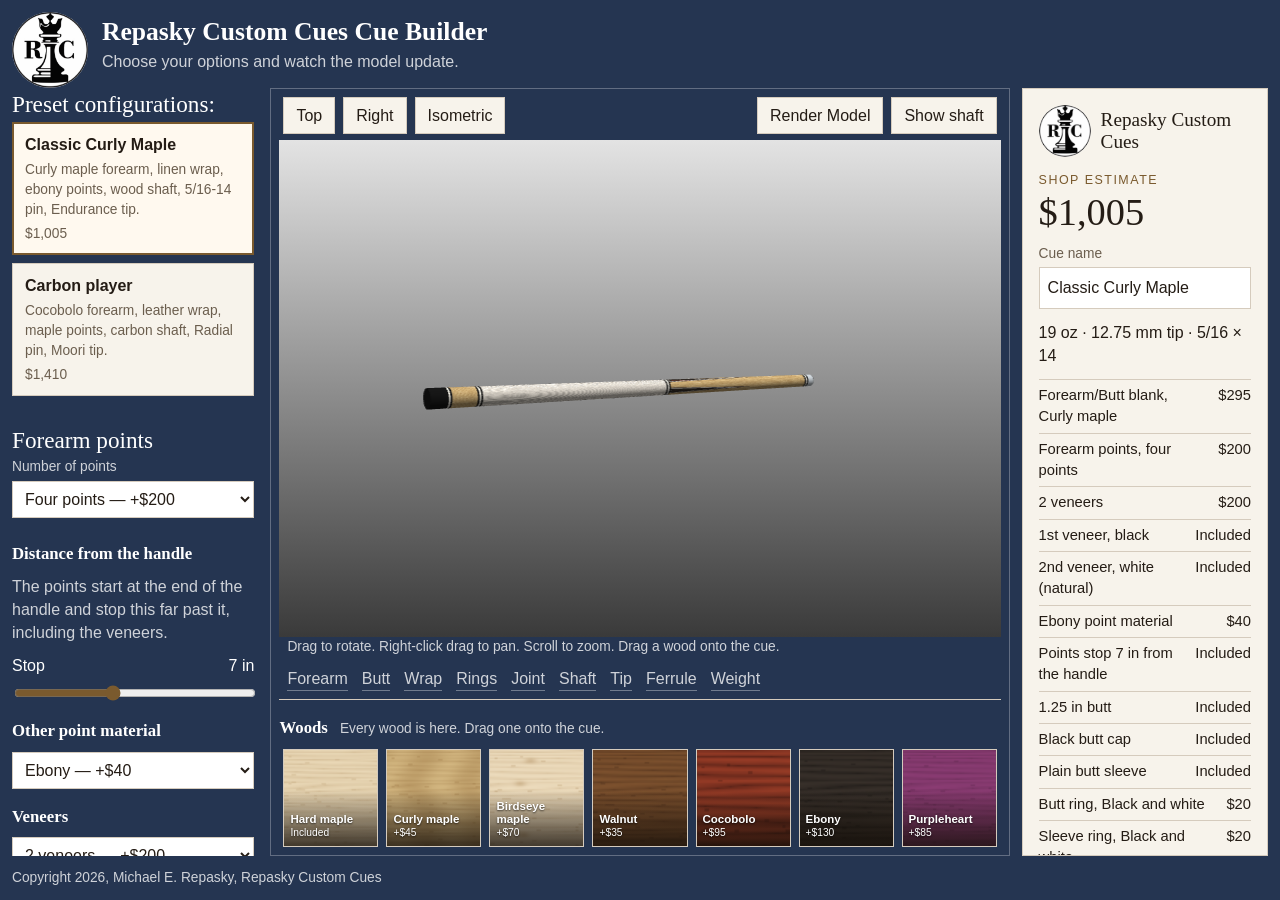
<file: index.html>
<!-- Copyright 2026, Michael E. Repasky, Repasky Custom Cues. -->
<!DOCTYPE html>
<html lang="en">
<head>
  <meta charset="utf-8">
  <meta name="viewport" content="width=device-width, initial-scale=1">
  <title>Repasky Custom Cues Cue Builder</title>
  <link rel="stylesheet" href="styles.css?v=33">
</head>
<body>
  <header class="page-header">
    <img class="logo" src="logo.jpg?v=2" alt="Repasky Custom Cues">
    <div>
      <h1>Repasky Custom Cues Cue Builder</h1>
      <p class="lede">Choose your options and watch the model update.</p>
    </div>
  </header>

  <main class="layout">
      <form id="builder">
        <fieldset id="section-preset">
          <legend>Preset configurations:</legend>
          <div id="opt-preset" class="presets"></div>
        </fieldset>

        <fieldset id="section-points">
          <legend>Forearm points</legend>
          <label class="point-count" for="point-count">Number of points
            <select id="point-count"></select>
          </label>
          <h2 class="subhead">Distance from the handle</h2>
          <p class="help">The points start at the end of the handle and stop this far past it, including the veneers.</p>
          <p id="point-reach-hint" class="note" hidden>Pick a point style to set where the points stop.</p>
          <label class="weight" id="point-reach-label">
            <span>Stop</span>
            <output id="point-reach-out" for="point-reach"></output>
            <input id="point-reach" type="range" min="5" max="10" step="1" value="7">
          </label>
          <h2 class="subhead">Other point material</h2>
          <p id="point-hint" class="note" hidden>Pick a point style on the forearm or the butt. Woods are under the cue.</p>
          <select id="opt-pointWood" data-choice="pointWood"></select>
          <h2 class="subhead">Veneers</h2>
          <p id="veneer-hint" class="note" hidden>Pick a point style on the forearm or the butt to add veneers.</p>
          <select id="opt-veneers" data-choice="veneers"></select>
          <p id="veneer-color-hint" class="note" hidden>Pick one or more veneers to choose a color.</p>
          <div id="veneer-colors" class="veneer-colors">
            <div class="veneer-label" id="veneer-label-1">
              <span>1st veneer</span>
              <button type="button" class="veneer-current" id="veneer-1" data-state="veneer1" aria-haspopup="listbox" aria-expanded="false"></button>
              <div class="veneer-menu" id="veneer-menu-1" role="listbox" hidden></div>
            </div>
            <div class="veneer-label" id="veneer-label-2">
              <span>2nd veneer</span>
              <button type="button" class="veneer-current" id="veneer-2" data-state="veneer2" aria-haspopup="listbox" aria-expanded="false"></button>
              <div class="veneer-menu" id="veneer-menu-2" role="listbox" hidden></div>
            </div>
            <div class="veneer-label" id="veneer-label-3">
              <span>3rd veneer</span>
              <button type="button" class="veneer-current" id="veneer-3" data-state="veneer3" aria-haspopup="listbox" aria-expanded="false"></button>
              <div class="veneer-menu" id="veneer-menu-3" role="listbox" hidden></div>
            </div>
          </div>
          <p id="veneer-order-note" class="note">1st is the outside layer. 2nd and 3rd sit inside it, toward the point.</p>
        </fieldset>

        <fieldset id="section-butt">
          <legend>Butt</legend>
          <p class="help">Plain leaves the sleeve as one wood. Points uses the same number as the forearm and the same veneers. The same blank is used for both Forearm and Sleeve.</p>
          <select id="opt-sleevePoints" data-choice="sleevePoints"></select>
          <h2 class="subhead">Butt Diameter</h2>
          <select id="opt-buttProfile" data-choice="buttProfile"></select>
          <h2 class="subhead">Butt cap</h2>
          <select id="opt-buttCap" data-choice="buttCap"></select>
        </fieldset>

        <fieldset id="section-wrap">
          <legend>Wrap</legend>
          <select id="opt-wrap" data-choice="wrap"></select>
        </fieldset>

        <fieldset id="section-rings">
          <legend>Rings</legend>
          <p class="note">Design your own custom rings with our</p>
          <a class="tool-link" href="ring-designer/index.html">Ring designer</a>
          <p class="note">or choose standard elegant simple rings.</p>
          <h2 class="subhead">Butt ring</h2>
          <p class="help">Where the butt cap meets the butt sleeve.</p>
          <select id="opt-buttRing" data-choice="buttRing"></select>
          <h2 class="subhead">Sleeve ring</h2>
          <p class="help">Between the handle and the butt sleeve.</p>
          <select id="opt-sleeveRing" data-choice="sleeveRing"></select>
          <h2 class="subhead">A-Joint ring</h2>
          <p class="help">Between the forearm and the handle.</p>
          <select id="opt-aJointRing" data-choice="aJointRing"></select>
          <h2 class="subhead">Joint ring</h2>
          <p class="help">Between the forearm and the shaft.</p>
          <select id="opt-rings" data-choice="rings"></select>
          <div id="shaft-ring-option">
            <h2 class="subhead">Shaft ring</h2>
            <p class="help">Just past the joint, on the shaft.</p>
            <select id="opt-shaftRing" data-choice="shaftRing"></select>
          </div>
        </fieldset>

        <fieldset id="section-joint">
          <legend>Joint</legend>
          <p class="help">How the butt screws onto the shaft.</p>
          <select id="opt-joint" data-choice="joint"></select>
          <p id="joint-note" class="note"></p>
          <h2 class="subhead">Joint end</h2>
          <p class="help">The end of the butt at the joint. Plain is the same wood as the forearm.</p>
          <select id="opt-jointEnd" data-choice="jointEnd"></select>
        </fieldset>

        <fieldset id="section-shaft">
          <legend>Shaft</legend>
          <p class="help">No shaft is the butt only. A wood shaft or a carbon fiber shaft adds the playing half.</p>
          <select id="opt-shaft" data-choice="shaft"></select>
          <div id="shaft-details">
            <h2 class="subhead">Shaft length</h2>
            <p class="help">The butt is always 29 in. The shaft can be 29 or 30 in.</p>
            <select id="opt-shaftLength" data-choice="shaftLength"></select>
            <h2 class="subhead">Taper</h2>
            <select id="opt-taper" data-choice="taper"></select>
            <p id="taper-note" class="note"></p>
          </div>
        </fieldset>

        <fieldset id="section-tip">
          <legend>Tip</legend>
          <label class="point-count" for="tip-brand">Tip brand
            <select id="tip-brand"></select>
          </label>
          <p class="help">The tip is what hits the ball. Tip width changes the model.</p>
          <select id="opt-tip" data-choice="tip"></select>
          <h2 class="subhead">Tip width</h2>
          <select id="opt-tipSize" data-choice="tipSize"></select>
        </fieldset>

        <fieldset id="section-ferrule">
          <legend>Ferrule</legend>
          <p class="help">The ferrule protects the end of the shaft.</p>
          <select id="opt-ferrule" data-choice="ferrule"></select>
        </fieldset>

        <fieldset id="section-weight">
          <legend>Weight</legend>
          <p id="weight-help" class="help"></p>
          <label class="weight">
            <span>Weight</span>
            <output id="weight-out" for="weight"></output>
            <input id="weight" type="range" min="17" max="22" step="0.5" value="19">
          </label>
        </fieldset>
      </form>

      <section class="stage" aria-label="Cue preview">
        <div class="stage-model">
          <div class="stage-tools">
            <div class="view-tools" role="group" aria-label="Cue view">
              <button type="button" data-view="top" aria-pressed="false">Top</button>
              <button type="button" data-view="right" aria-pressed="false">Right</button>
              <button type="button" data-view="iso" aria-pressed="false">Isometric</button>
            </div>
            <div class="view-tools zoom-tools" role="group" aria-label="Cue zoom">
              <button type="button" id="cue-zoom-in" aria-label="Zoom in">+</button>
              <button type="button" id="cue-zoom-out" aria-label="Zoom out">−</button>
            </div>
            <div class="view-tools">
              <button type="button" id="render-model">Render Model</button>
              <span id="shaft-toggle-tip">
                <button type="button" id="shaft-toggle" aria-pressed="false">Show shaft</button>
              </span>
            </div>
          </div>
          <canvas id="cue" aria-label="Three-dimensional cue. Drag to rotate. Right-click drag to pan."></canvas>
          <p id="stage-caption" class="stage-caption">Drag to rotate. Right-click drag to pan. Scroll to zoom. Drag a wood onto the cue.</p>
          <div class="legend">
            <button type="button" data-goto="section-points">Forearm</button>
            <button type="button" data-goto="section-butt">Butt</button>
            <button type="button" data-goto="section-wrap">Wrap</button>
            <button type="button" data-goto="section-rings">Rings</button>
            <button type="button" data-goto="section-joint">Joint</button>
            <button type="button" data-goto="section-shaft">Shaft</button>
            <button type="button" data-goto="section-tip">Tip</button>
            <button type="button" data-goto="section-ferrule">Ferrule</button>
            <button type="button" data-goto="section-weight">Weight</button>
          </div>
        </div>
        <div class="stage-woods">
          <div class="wood-label">
            <h2 class="subhead wood-head">Woods</h2>
            <p class="stage-caption">Every wood is here. Drag one onto the cue.</p>
          </div>
          <div id="opt-woods" class="swatches wood-tray"></div>
        </div>
      </section>

      <aside class="spec" id="spec">
        <div class="estimate-brand">
          <img src="logo.jpg?v=2" alt="">
          <p>Repasky Custom Cues</p>
        </div>
        <p class="spec-kicker">Shop estimate</p>
        <p id="estimate" class="estimate">$0</p>
        <div id="contact-sheet" class="contact-sheet" hidden>
          <p class="contact-kicker">Contact</p>
          <p><span>Name</span> <strong id="contact-sheet-name"></strong></p>
          <p><span>Phone</span> <strong id="contact-sheet-phone"></strong></p>
          <p><span>Email</span> <strong id="contact-sheet-email"></strong></p>
        </div>
        <label class="name-label" for="cue-name">Cue name
          <input id="cue-name" maxlength="40" autocomplete="off">
        </label>
        <p id="playing" class="playing"></p>
        <ul id="lines" class="lines"></ul>
        <section id="ring-design-sheet" class="ring-design-sheet" hidden>
          <h2>Ring design</h2>
          <div id="ring-design-print"></div>
        </section>
        <p class="disclaimer">One-off shop estimate. This page does not take payment.</p>
        <div class="actions">
          <button type="button" id="submit-design">Submit Design</button>
          <button type="button" id="ring-design">Ring Design</button>
          <button type="button" id="copy-spec">Copy build sheet</button>
          <button type="button" id="print-spec" class="secondary">Print</button>
          <button type="button" id="reset-spec" class="secondary">Reset</button>
        </div>
        <p id="submit-note" class="disclaimer" hidden></p>
      </aside>
  </main>

  <p class="shop-note">Copyright 2026, Michael E. Repasky, Repasky Custom Cues</p>
  <div class="price-bar" id="price-bar">
    <span id="bar-name">Cue</span>
    <strong id="bar-price">$0</strong>
  </div>
  <p id="summary-live" class="sr-only" aria-live="polite"></p>
  <dialog id="render-dialog">
    <div class="render-bar">
      <p class="render-title">Butt section</p>
      <p class="render-note">Scroll to zoom. Drag to move.</p>
      <div class="render-zoom">
        <button type="button" id="render-out" aria-label="Zoom out">−</button>
        <button type="button" id="render-fit">Fit</button>
        <button type="button" id="render-in" aria-label="Zoom in">+</button>
      </div>
      <button type="button" id="render-close">Close</button>
    </div>
    <canvas id="render-view" aria-label="Photorealistic side view of the butt. Scroll to zoom. Drag to move."></canvas>
  </dialog>
  <dialog id="epoxy-dialog">
    <p class="epoxy-title">Epoxy color</p>
    <label class="epoxy-label">Color
      <input id="epoxy-color" type="color" value="#3e8f86">
    </label>
    <button type="button" id="epoxy-done">Done</button>
  </dialog>

  <dialog id="contact-dialog">
    <form id="contact-form">
      <p class="epoxy-title">Contact</p>
      <p class="contact-lead">Add the person to reach about this cue. These details go on the shop estimate.</p>
      <label class="name-label" for="contact-name">Name
        <input id="contact-name" name="name" autocomplete="name" required>
      </label>
      <label class="name-label" for="contact-phone">Phone number
        <input id="contact-phone" name="phone" type="tel" autocomplete="tel" required>
      </label>
      <label class="name-label" for="contact-email">Email address
        <input id="contact-email" name="email" type="email" autocomplete="email" required>
      </label>
      <div class="contact-actions">
        <button type="submit">Send design</button>
        <button type="button" id="contact-cancel" class="secondary">Cancel</button>
      </div>
    </form>
  </dialog>

  <dialog id="ring-design-dialog">
    <div class="render-bar">
      <p class="render-title">Ring design</p>
      <button type="button" id="ring-design-close">Close</button>
    </div>
    <div class="ring-design-body">
      <p id="ring-design-empty">No ring design has been added.</p>
      <div id="ring-design-detail" hidden></div>
    </div>
  </dialog>

  <script src="catalog.js?v=17"></script>
  <script src="cue3d.js?v=16"></script>
  <script src="logo-mark.js?v=2"></script>
  <script src="html2pdf.bundle.min.js?v=2"></script>
  <script src="app.js?v=81"></script>
</body>
</html>
</file>
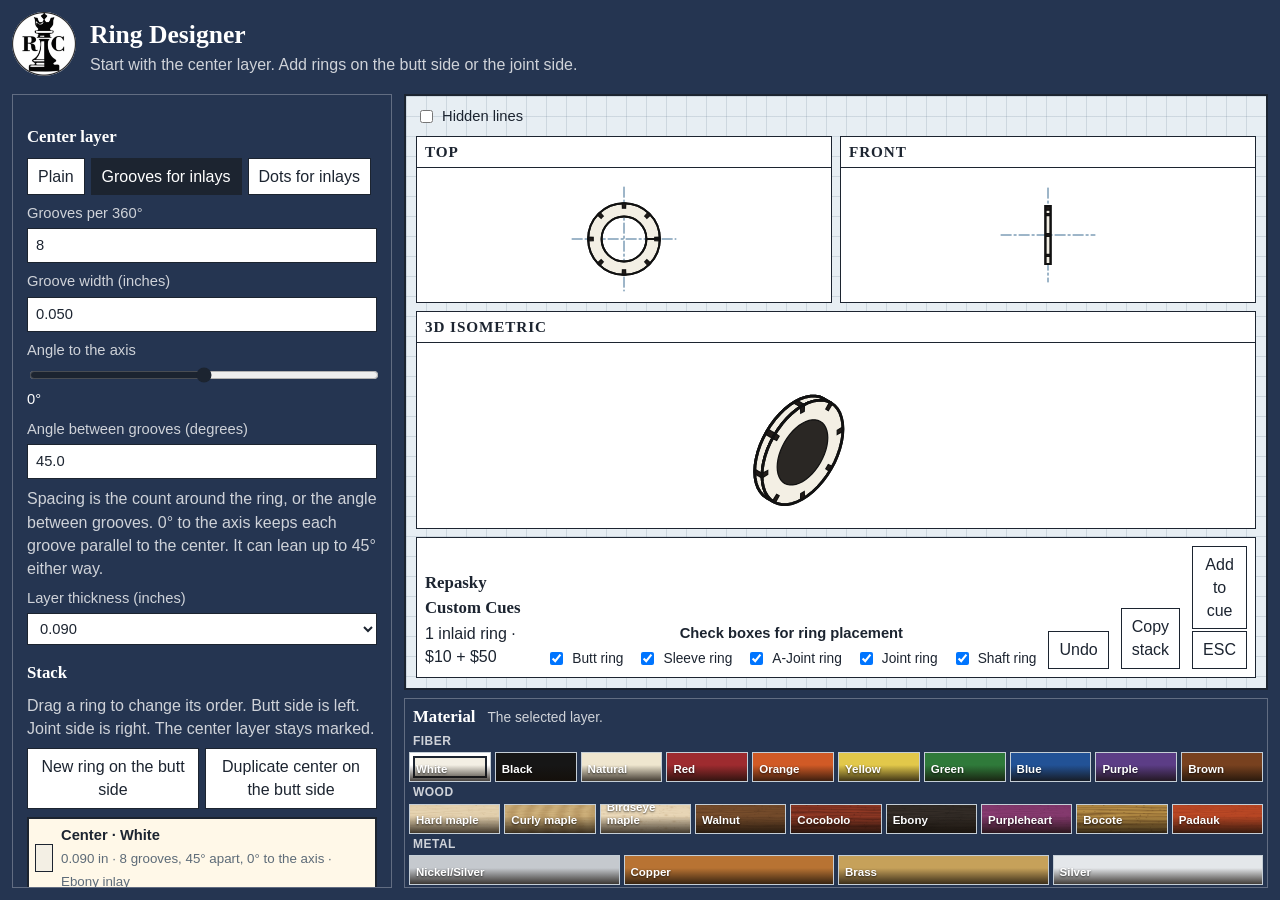
<file: ring-designer/index.html>
<!-- Copyright 2026, Michael E. Repasky, Repasky Custom Cues. -->
<!DOCTYPE html>
<html lang="en">
<head>
  <meta charset="utf-8">
  <meta name="viewport" content="width=device-width, initial-scale=1">
  <title>Ring Designer · Repasky Custom Cues</title>
  <link rel="stylesheet" href="styles.css?v=25">
</head>
<body>
  <header class="page-header">
    <a href="../index.html"><img class="logo" src="../logo.jpg?v=2" alt="Repasky Custom Cues"></a>
    <div>
      <h1>Ring Designer</h1>
      <p class="lede">Start with the center layer. Add rings on the butt side or the joint side.</p>
    </div>
  </header>

  <main class="designer">
    <section class="controls">
      <h2 id="layer-heading">Center layer</h2>
      <div class="modes" role="group" aria-label="Layer face">
        <button type="button" id="mode-plain">Plain</button>
        <button type="button" id="mode-grooved">Grooves for inlays</button>
        <button type="button" id="mode-dots">Dots for inlays</button>
      </div>
      <div id="groove-controls">
        <label><span id="count-label">Grooves per 360°</span>
          <input id="groove-count" type="number" min="1" max="36" step="1">
        </label>
        <div id="groove-only">
          <label>Groove width (inches)
            <input id="groove-width" type="number" min="0.05" max="0.25" step="0.005">
          </label>
          <label>Angle to the axis
            <input id="groove-lean" type="range" min="-45" max="45" step="1">
            <output id="lean-out" for="groove-lean"></output>
          </label>
        </div>
        <div id="dot-only">
          <label id="dot-diameter-row">Dot diameter
            <select id="dot-diameter">
              <option value="0.050">0.050</option>
              <option value="0.078">0.078</option>
              <option value="0.125">0.125</option>
            </select>
            <span>in</span>
          </label>
          <label class="check-line"><input type="checkbox" id="dot-pattern"> Size pattern, repeated in each quadrant</label>
          <div id="dot-pattern-editor" hidden>
            <ol id="dot-pattern-list"></ol>
            <button type="button" id="dot-pattern-add">Add a size</button>
          </div>
        </div>
        <label><span id="angle-label">Angle between grooves (degrees)</span>
          <input id="groove-angle" type="number" min="10" max="360" step="0.1">
        </label>
        <p class="note" id="inlay-note">Spacing is the count around the ring, or the angle between grooves. 0° to the axis keeps each groove parallel to the center. It can lean up to 45° either way.</p>
      </div>
      <label>Layer thickness (inches)
        <select id="thickness-choice"></select>
        <input id="thickness" type="number" min="0.04" max="0.75" step="0.01">
      </label>

      <h2>Stack</h2>
      <p id="stack-note" class="note">Drag a ring to change its order. Butt side is left. Joint side is right. The center layer stays marked.</p>
      <div class="add-row">
        <button type="button" id="add-left-new">New ring on the butt side</button>
        <button type="button" id="add-left-copy">Duplicate center on the butt side</button>
      </div>
      <ol id="stack"></ol>
      <div class="add-row">
        <button type="button" id="add-right-copy">Duplicate center on the joint side</button>
        <button type="button" id="add-right-new">New ring on the joint side</button>
      </div>

      <h2>Inlay</h2>
      <p class="note">Fills the grooves or dots on the selected layer.</p>
      <div id="inlays"></div>
    </section>

    <div class="stage">
    <section class="sheet" aria-label="Mechanical drawing">
      <div class="sheet-options">
        <label class="sheet-option"><input type="checkbox" id="hidden-lines"> Hidden lines</label>
      </div>
      <div class="views">
        <figure>
          <figcaption>Top</figcaption>
          <canvas id="view-front"></canvas>
        </figure>
        <figure>
          <figcaption>Front</figcaption>
          <canvas id="view-top"></canvas>
        </figure>
        <figure class="iso">
          <figcaption>3D isometric</figcaption>
          <canvas id="view-iso"></canvas>
        </figure>
      </div>
      <footer class="titleblock">
        <div>
          <strong>Repasky Custom Cues</strong>
          <span id="stack-price">Straight rings · $10</span>
        </div>
        <div class="placement">
          <p class="placement-title">Check boxes for ring placement</p>
          <div class="stack-positions" id="stack-positions">
            <label class="sheet-option"><input type="checkbox" value="buttRing" checked> Butt ring</label>
            <label class="sheet-option"><input type="checkbox" value="sleeveRing" checked> Sleeve ring</label>
            <label class="sheet-option"><input type="checkbox" value="aJointRing" checked> A-Joint ring</label>
            <label class="sheet-option"><input type="checkbox" value="rings" checked> Joint ring</label>
            <label class="sheet-option"><input type="checkbox" value="shaftRing" checked> Shaft ring</label>
          </div>
        </div>
        <div class="title-actions">
          <button type="button" id="undo-ring" disabled>Undo</button>
          <button type="button" id="copy-ring">Copy stack</button>
          <div class="cue-actions">
            <button type="button" id="add-to-cue">Add to cue</button>
            <a id="esc-cue" href="../index.html">ESC</a>
          </div>
        </div>
      </footer>
    </section>
    <section class="material-tray" aria-label="Material">
      <div class="material-label">
        <h2>Material</h2>
        <p id="material-note">The selected layer.</p>
      </div>
      <div id="materials"></div>
    </section>
    </div>
  </main>

  <script src="materials.js?v=3"></script>
  <script src="ring-designer.js?v=48"></script>
</body>
</html>
</file>
<file: styles.css>
/* Copyright 2026, Michael E. Repasky, Repasky Custom Cues. */
:root {
  color-scheme: light;
  --paper: #efe8dc;
  --ink: #241c15;
  --muted: #6b5e4e;
  --line: #d5cbbd;
  --brass: #7a5a2e;
  --card: #f7f3eb;
  --card-hot: #fff9ef;
  --bench: #d9d0c2;
  --serif: "Iowan Old Style", "Palatino Linotype", Palatino, Georgia, serif;
  --sans: "Segoe UI", Candara, sans-serif;
}

* { box-sizing: border-box; }

html { height: 100%; }

body {
  margin: 0;
  height: 100vh;
  overflow: hidden;
  display: flex;
  flex-direction: column;
  background: #253551;
  color: #fff;
  font-family: var(--sans);
  font-size: 16px;
  line-height: 1.45;
}

.page-header,
.shop-note {
  width: calc(100% - 24px);
  margin-left: auto;
  margin-right: auto;
}

.page-header {
  display: flex;
  align-items: center;
  gap: 14px;
  padding-top: 12px;
}

.logo {
  width: 76px;
  height: 76px;
  flex: 0 0 auto;
  border-radius: 50%;
  background: #fff;
}

h1 {
  margin: 2px 0 4px;
  font-family: var(--serif);
  font-size: 1.6rem;
  font-weight: 600;
  line-height: 1.15;
}

.lede {
  margin: 0 0 12px;
  max-width: 70ch;
  color: rgba(255, 255, 255, 0.78);
}

.layout {
  flex: 1 1 auto;
  display: grid;
  grid-template-columns: minmax(0, 1fr) minmax(0, 3fr) minmax(0, 1fr);
  gap: 12px;
  align-items: stretch;
  width: calc(100% - 24px);
  min-height: 0;
  margin: 0 auto 12px;
}

.stage {
  display: flex;
  flex-direction: column;
  min-width: 0;
  min-height: 0;
  background: #253551;
  color: #fff;
  border: 1px solid rgba(255, 255, 255, 0.28);
  padding: 8px 8px 4px;
}

.stage-model {
  flex: 4 1 0;
  min-height: 0;
  display: flex;
  flex-direction: column;
}

.stage-woods {
  flex: 1 1 0;
  min-height: 0;
  display: flex;
  flex-direction: column;
  overflow: hidden;
  border-top: 1px solid var(--line);
}

.stage-tools {
  display: flex;
  justify-content: space-between;
  gap: 8px;
  padding: 0 4px 6px;
}

.view-tools {
  display: flex;
  gap: 8px;
}

.zoom-tools { display: none; }

.view-tools button[aria-pressed="true"] {
  border-color: var(--ink);
  background: var(--ink);
  color: var(--paper);
}

.stage-tools button,
a.tool-link,
.render-zoom button,
#render-close {
  padding: 6px 12px;
  border: 1px solid var(--line);
  background: var(--card);
  color: var(--ink);
  font: inherit;
  cursor: pointer;
}

a.tool-link {
  display: inline-block;
  margin: 0 0 12px;
  text-decoration: none;
}

#shaft-toggle-tip {
  display: inline-flex;
}

#shaft-toggle[aria-pressed="true"] {
  border-color: var(--ink);
  background: var(--ink);
  color: var(--paper);
}

#shaft-toggle:disabled {
  opacity: 0.55;
  cursor: not-allowed;
  pointer-events: none;
}

#shaft-toggle-tip:has(#shaft-toggle:disabled) {
  cursor: not-allowed;
}

#cue {
  display: block;
  flex: 1 1 auto;
  width: 100%;
  min-height: 0;
  height: auto;
  touch-action: none;
  cursor: grab;
  background: linear-gradient(to bottom, #e3e3e3, #3a3a3a);
}

#cue:active { cursor: grabbing; }

#cue.is-wood-hot {
  outline: 3px solid var(--brass);
  outline-offset: -3px;
}

.wood-label {
  display: flex;
  align-items: baseline;
  gap: 12px;
  flex: 0 0 auto;
  min-width: 0;
}

.wood-head {
  margin: 4px 8px;
  color: #fff;
}

.wood-label .stage-caption {
  padding: 0 8px 0 0;
  white-space: nowrap;
  overflow: hidden;
  text-overflow: ellipsis;
}

.swatches.wood-tray {
  display: flex;
  flex: 1 1 auto;
  min-width: 0;
  min-height: 0;
  margin: 0 4px 4px;
  overflow: hidden;
}

.wood-tray .swatch {
  position: relative;
  flex: 1 1 0;
  justify-content: flex-end;
  align-items: stretch;
  width: 0;
  height: 100%;
  min-width: 0;
  min-height: 0;
  padding: 0;
  overflow: hidden;
  gap: 0;
}

.wood-tray .swatch::after {
  content: "";
  position: absolute;
  left: 0;
  right: 0;
  bottom: 0;
  height: 58%;
  background: linear-gradient(transparent, rgba(20, 14, 8, 0.78));
  pointer-events: none;
}

.wood-tray .wood-photo {
  position: absolute;
  inset: 0;
  width: auto;
  height: auto;
  border: 0;
  border-radius: 0;
}

.wood-tray .swatch-name,
.wood-tray .swatch-price {
  position: relative;
  z-index: 1;
  color: #fff;
  text-shadow: 0 1px 2px rgba(0, 0, 0, 0.65);
}

.wood-tray .swatch-name {
  padding: 0 6px;
  font-size: 0.72rem;
  line-height: 1.15;
}

.wood-tray .swatch-price {
  padding: 0 6px 5px;
  font-size: 0.64rem;
}

.stage-caption {
  margin: 0;
  padding: 0 8px 8px;
  color: rgba(255, 255, 255, 0.78);
  font-size: 0.86rem;
}

.legend {
  display: flex;
  flex-wrap: wrap;
  gap: 4px 14px;
  padding: 2px 8px 8px;
}

.legend button {
  padding: 0;
  border: 0;
  border-bottom: 1px solid rgba(255, 255, 255, 0.35);
  background: transparent;
  color: rgba(255, 255, 255, 0.78);
  font: inherit;
  cursor: pointer;
}

#builder {
  min-width: 0;
  min-height: 0;
  overflow: auto;
  padding-right: 4px;
}

#builder .swatches,
#builder .presets {
  grid-template-columns: 1fr;
}

fieldset {
  margin: 0 0 28px;
  padding: 0;
  border: 0;
}

legend {
  padding: 0;
  font-family: var(--serif);
  font-size: 1.45rem;
}

.point-count {
  display: flex;
  flex-direction: column;
  gap: 4px;
  max-width: 280px;
  margin-bottom: 4px;
  font-size: 0.86rem;
  color: rgba(255, 255, 255, 0.78);
}

.wrap-color-slot {
  max-width: none;
  margin: 0 0 4px 18px;
}

.wrap-color {
  position: relative;
  max-width: 320px;
}

.wrap-current,
.wrap-menu button {
  display: flex;
  align-items: center;
  gap: 8px;
  width: 100%;
  border: 1px solid var(--line);
  background: #fff;
  color: var(--ink);
  font: inherit;
  font-size: 1rem;
  text-align: left;
  cursor: pointer;
}

.wrap-current { padding: 8px 10px; }

.wrap-menu {
  position: absolute;
  z-index: 5;
  top: 100%;
  left: 0;
  right: 0;
  max-height: 260px;
  margin-top: 4px;
  overflow: auto;
  border: 1px solid var(--line);
  background: #fff;
  box-shadow: 0 8px 20px rgba(36, 28, 21, 0.16);
}

.wrap-menu button {
  border: 0;
  border-bottom: 1px solid var(--line);
  padding: 7px 10px;
}

.wrap-menu button[aria-pressed="true"] {
  outline: 2px solid var(--ink);
  outline-offset: -2px;
}

.thread-swatch {
  width: 28px;
  height: 14px;
  flex: 0 0 auto;
  border: 1px solid rgba(36, 28, 21, 0.35);
  border-radius: 2px;
  background: var(--thread, #ccc);
}

.thread-swatch.is-spec {
  background: linear-gradient(90deg, var(--thread) 0 68%, var(--spec) 68% 100%);
}

.thread-swatch.is-double {
  background: linear-gradient(
    90deg,
    var(--thread) 0 42%,
    var(--spec) 42% 58%,
    var(--thread) 58% 68%,
    var(--spec) 68% 84%,
    var(--thread) 84% 100%
  );
}

.point-count select,
select[data-choice] {
  display: block;
  width: 100%;
  margin: 0 0 8px;
  padding: 8px;
  border: 1px solid var(--line);
  background: #fff;
  color: var(--ink);
  font: inherit;
  font-size: 1rem;
}

select[data-choice]:disabled { opacity: 0.45; }

.help {
  margin: 6px 0 10px;
  max-width: 62ch;
  color: rgba(255, 255, 255, 0.78);
}

.subhead {
  margin: 16px 0 8px;
  font-family: var(--serif);
  font-size: 1.05rem;
  font-weight: 600;
}

.note {
  margin: 8px 0 0;
  color: rgba(255, 255, 255, 0.78);
}

.swatches,
.presets {
  display: grid;
  grid-template-columns: repeat(auto-fill, minmax(148px, 1fr));
  gap: 8px;
}

.presets { grid-template-columns: repeat(auto-fill, minmax(180px, 1fr)); }

.swatch,
.preset {
  display: flex;
  flex-direction: column;
  align-items: flex-start;
  gap: 4px;
  min-height: 78px;
  padding: 10px 12px;
  border: 1px solid var(--line);
  background: var(--card);
  color: var(--ink);
  font: inherit;
  text-align: left;
  cursor: pointer;
}

.preset { min-height: 104px; }

.swatch.is-selected,
.preset.is-selected {
  border-color: var(--brass);
  background: var(--card-hot);
  box-shadow: inset 0 0 0 1px var(--brass);
}

.swatch:disabled {
  cursor: not-allowed;
  opacity: 0.42;
}

.dot {
  width: 18px;
  height: 18px;
  border: 1px solid rgba(36, 28, 21, 0.4);
  border-radius: 50%;
}

.wood-photo {
  display: block;
  width: 100%;
  height: 48px;
  border: 1px solid rgba(36, 28, 21, 0.35);
  border-radius: 2px;
  background-repeat: no-repeat;
  background-size: cover;
  background-position: center;
}

.swatch-name,
.preset-name { font-weight: 600; }

.swatch-price,
.preset-price,
.preset-blurb { color: var(--muted); font-size: 0.86rem; }

.preset-blurb { flex: 1; }

.weight {
  display: grid;
  grid-template-columns: 1fr auto;
  gap: 6px 12px;
  align-items: center;
  max-width: 420px;
}

.weight input {
  grid-column: 1 / -1;
  width: 100%;
  accent-color: var(--brass);
}

.weight:has(input:disabled) {
  opacity: 0.45;
}

.spec {
  min-width: 0;
  min-height: 0;
  overflow: auto;
  padding: 16px;
  border: 1px solid var(--line);
  background: var(--card);
  color: var(--ink);
}

.spec-kicker {
  margin: 0;
  color: var(--brass);
  font-size: 0.78rem;
  letter-spacing: 0.12em;
  text-transform: uppercase;
}

.estimate-brand {
  display: flex;
  align-items: center;
  gap: 10px;
  margin: 0 0 14px;
}

.estimate-brand img {
  width: 52px;
  height: 52px;
  flex: 0 0 auto;
  border-radius: 50%;
  background: #fff;
  object-fit: cover;
}

.estimate-brand p {
  margin: 0;
  font-family: var(--serif);
  font-size: 1.2rem;
  line-height: 1.15;
  color: var(--ink);
}

.estimate {
  margin: 4px 0 12px;
  font-family: var(--serif);
  font-size: 2.4rem;
  line-height: 1;
}

.name-label {
  display: flex;
  flex-direction: column;
  gap: 4px;
  font-size: 0.86rem;
  color: var(--muted);
}

.name-label input {
  width: 100%;
  padding: 8px;
  border: 1px solid var(--line);
  background: #fff;
  color: var(--ink);
  font: inherit;
  font-size: 1rem;
}

.veneer-colors {
  display: grid;
  grid-template-columns: repeat(auto-fill, minmax(240px, 1fr));
  gap: 8px;
  margin-top: 12px;
}

.veneer-label {
  position: relative;
  display: flex;
  flex-direction: column;
  gap: 4px;
  font-size: 0.86rem;
  color: rgba(255, 255, 255, 0.78);
}

.veneer-current:disabled {
  cursor: not-allowed;
  opacity: 0.42;
}

.veneer-label:has(.veneer-current:disabled) {
  color: var(--line);
}

.veneer-current {
  width: 100%;
  padding: 8px 28px 8px 10px;
  border: 1px solid var(--line);
  background: #fff;
  color: var(--ink);
  font: inherit;
  font-size: 1rem;
  text-align: left;
  cursor: pointer;
  background-image: linear-gradient(45deg, transparent 50%, currentColor 50%), linear-gradient(135deg, currentColor 50%, transparent 50%);
  background-position: calc(100% - 14px) 55%, calc(100% - 9px) 55%;
  background-size: 5px 5px, 5px 5px;
  background-repeat: no-repeat;
}

.veneer-menu {
  position: absolute;
  z-index: 5;
  top: 100%;
  left: 0;
  right: 0;
  max-height: 240px;
  margin-top: 4px;
  overflow: auto;
  border: 1px solid var(--line);
  background: #fff;
  box-shadow: 0 8px 20px rgba(36, 28, 21, 0.16);
}

.veneer-menu button {
  display: block;
  width: 100%;
  padding: 7px 10px;
  border: 0;
  font: inherit;
  font-size: 0.95rem;
  text-align: left;
  cursor: pointer;
}

.veneer-menu button[aria-selected="true"] {
  outline: 2px solid var(--ink);
  outline-offset: -2px;
}

.playing { margin: 12px 0; }

.lines {
  margin: 0;
  padding: 0;
  list-style: none;
}

.lines li {
  display: flex;
  justify-content: space-between;
  gap: 12px;
  padding: 5px 0;
  border-top: 1px solid var(--line);
  font-size: 0.92rem;
}

.disclaimer {
  margin: 12px 0 0;
  color: var(--muted);
  font-size: 0.86rem;
}

.actions {
  display: flex;
  flex-wrap: wrap;
  gap: 8px;
  margin-top: 12px;
}

.actions button {
  padding: 8px 12px;
  border: 0;
  background: var(--ink);
  color: var(--paper);
  font: inherit;
  cursor: pointer;
}

.actions button.secondary {
  border: 1px solid var(--line);
  background: transparent;
  color: var(--ink);
}

.shop-note {
  margin-top: 0;
  margin-bottom: 12px;
  color: rgba(255, 255, 255, 0.78);
  font-size: 0.86rem;
}

.price-bar { display: none; }

#render-dialog {
  width: min(1100px, 94vw);
  height: min(640px, 86vh);
  max-width: none;
  padding: 0;
  border: 1px solid var(--line);
  background: #e4d9c8;
  color: var(--ink);
}

#render-dialog::backdrop { background: rgba(36, 28, 21, 0.45); }

#ring-design-dialog {
  width: min(980px, 94vw);
  max-height: 90vh;
  padding: 0;
  border: 1px solid var(--line);
  background: var(--paper);
  color: var(--ink);
}

#ring-design-dialog::backdrop { background: rgba(36, 28, 21, 0.45); }

.ring-design-body {
  overflow: auto;
  max-height: calc(90vh - 52px);
  padding: 12px;
}

#ring-design-list {
  margin: 0 0 12px;
  padding-left: 1.2rem;
}

#ring-design-list li { margin: 4px 0; }

.ring-design-views {
  display: grid;
  grid-template-columns: 1fr 1fr;
  gap: 8px;
}

.ring-design-views figure {
  margin: 0;
  background: #fff;
  border: 1px solid var(--ink);
}

.ring-design-views figcaption {
  padding: 4px 8px;
  border-bottom: 1px solid var(--ink);
  font-family: var(--serif);
  letter-spacing: 0.06em;
  text-transform: uppercase;
}

.ring-design-views canvas,
.ring-design-views img { display: block; width: 100%; height: 180px; object-fit: contain; background: #fff; }

.ring-design-sheet { display: none; }

.pdf-sheet,
.pdf-sheet .spec,
.pdf-sheet .spec * {
  color: #111111 !important;
  -webkit-text-fill-color: #111111 !important;
}

.pdf-sheet,
.pdf-sheet .spec,
.pdf-sheet .ring-design-sheet,
.pdf-sheet input {
  background: #ffffff !important;
}

.ring-design-sheet h2 {
  margin: 16px 0 8px;
  font-family: var(--serif);
  font-size: 1.15rem;
}

.ring-design-views .wide { grid-column: 1 / -1; }

.ring-design-views .wide canvas,
.ring-design-views .wide img { height: 240px; }

.render-bar {
  display: flex;
  align-items: center;
  gap: 12px;
  padding: 10px 12px;
  background: var(--card);
  border-bottom: 1px solid var(--line);
}

.render-title {
  margin: 0;
  font-family: var(--serif);
  font-size: 1.15rem;
}

.render-note {
  flex: 1;
  margin: 0;
  color: var(--muted);
  font-size: 0.86rem;
}

.render-zoom { display: flex; gap: 6px; }

#render-view {
  display: block;
  width: 100%;
  height: calc(100% - 49px);
  cursor: grab;
  touch-action: none;
}

#render-view:active { cursor: grabbing; }

.contact-sheet {
  margin: 0 0 14px;
  padding-bottom: 10px;
  border-bottom: 1px solid var(--line);
}

.contact-sheet p { margin: 2px 0; }

.contact-kicker {
  margin: 0 0 4px;
  color: var(--brass);
  font-size: 0.78rem;
  letter-spacing: 0.12em;
  text-transform: uppercase;
}

.contact-sheet span {
  display: inline-block;
  min-width: 52px;
  color: var(--muted);
}

#contact-dialog {
  width: min(420px, calc(100vw - 32px));
  padding: 16px;
  border: 1px solid var(--line);
  background: var(--card);
  color: var(--ink);
}

#contact-dialog::backdrop { background: rgba(36, 28, 21, 0.45); }

#contact-dialog .name-label { margin-bottom: 12px; }

.contact-lead {
  margin: 0 0 14px;
  color: var(--muted);
  font-size: 0.92rem;
}

.contact-actions { display: flex; gap: 8px; }

.contact-actions button {
  flex: 1;
  padding: 8px 12px;
  border: 0;
  background: var(--ink);
  color: var(--paper);
  font: inherit;
  cursor: pointer;
}

.contact-actions button.secondary {
  border: 1px solid var(--line);
  background: transparent;
  color: var(--ink);
}

#epoxy-dialog {
  padding: 16px;
  border: 1px solid var(--line);
  background: var(--card);
  color: var(--ink);
}

#epoxy-dialog::backdrop { background: rgba(36, 28, 21, 0.35); }

.epoxy-title {
  margin: 0 0 12px;
  font-family: var(--serif);
  font-size: 1.2rem;
}

.epoxy-label {
  display: flex;
  align-items: center;
  gap: 12px;
  margin-bottom: 12px;
}

#epoxy-color {
  width: 64px;
  height: 40px;
  padding: 0;
  border: 1px solid var(--line);
  background: #fff;
  cursor: pointer;
}

#epoxy-done {
  padding: 8px 12px;
  border: 0;
  background: var(--ink);
  color: var(--paper);
  font: inherit;
  cursor: pointer;
}

.sr-only {
  position: absolute;
  width: 1px;
  height: 1px;
  padding: 0;
  margin: -1px;
  overflow: hidden;
  clip: rect(0, 0, 0, 0);
  border: 0;
}

:focus-visible {
  outline: 2px solid var(--brass);
  outline-offset: 2px;
}

@keyframes attention {
  from { background-color: #efe4cc; }
  to { background-color: transparent; }
}

.is-attention { animation: attention 0.8s ease; }

@media (max-width: 860px) {
  body { display: block; height: auto; overflow: visible; padding-bottom: 72px; }
  .page-header { align-items: flex-start; }
  .logo { width: 56px; height: 56px; }
  h1 { font-size: 1.25rem; }
  .layout {
    display: flex;
    flex-direction: column;
    height: auto;
  }
  #builder,
  .spec { overflow: visible; }
  .stage { order: -1; height: auto; margin-bottom: 16px; }
  .stage-model { min-height: 0; flex: none; }
  #cue { height: auto; min-height: 62vh; flex: none; }
  .stage-tools { flex-wrap: wrap; }
  .zoom-tools { display: flex; }
  .stage-tools button { padding: 10px 12px; }
  .legend button { padding: 8px 0; }
  .stage-woods { flex: none; height: auto; min-height: 0; overflow: hidden; }
  .wood-label { flex-direction: column; align-items: flex-start; gap: 2px; padding-bottom: 6px; }
  .wood-label .stage-caption { white-space: normal; overflow: visible; text-overflow: unset; }
  .swatches.wood-tray { flex: none; height: 156px; min-height: 156px; overflow-x: auto; overflow-y: hidden; }
  .wood-tray .swatch {
    flex: 0 0 104px;
    width: 104px;
    height: 156px;
  }
  .wood-tray .swatch.is-armed { box-shadow: inset 0 0 0 3px #fff; }
  .actions button { flex: 1 1 calc(50% - 8px); padding: 12px 10px; }
  .price-bar {
    position: fixed;
    right: 0;
    bottom: 0;
    left: 0;
    display: flex;
    justify-content: space-between;
    gap: 12px;
    padding: 12px 16px;
    background: var(--ink);
    color: var(--paper);
  }
  .render-bar { flex-wrap: wrap; }
  .ring-design-views { grid-template-columns: 1fr; }
  .ring-design-views .wide { grid-column: auto; }
}

@media (prefers-reduced-motion: reduce) {
  .is-attention { animation: none; background: #efe4cc; }
}

@media print {
  .price-bar,
  #builder,
  .shop-note,
  .stage-woods,
  .stage-caption,
  .legend,
  .stage-tools,
  #render-dialog,
  #ring-design-dialog,
  #contact-dialog,
  .actions { display: none !important; }
  .stage {
    display: block;
    height: auto;
    overflow: visible;
    border: 0;
    background: #fff;
    padding: 0;
    margin: 0 0 12px;
    break-after: page;
  }
  .stage-model {
    display: block;
    flex: none;
    height: auto;
    min-height: 0;
  }
  #cue {
    display: block;
    width: 100%;
    height: 7.4in;
    max-height: 7.4in;
    background: #fff;
    border: 1px solid #111;
    box-sizing: border-box;
  }
  .ring-design-sheet {
    display: block;
    break-inside: avoid;
    background: #fff;
    color: #000;
  }
  .ring-design-views figure,
  .ring-design-views img { background: #fff; }
  .ring-design-views img { height: auto; max-height: 240px; }
  body { display: block; height: auto; overflow: visible; background: white; }
  .layout { display: block; height: auto; }
  .spec { overflow: visible; border: 0; }
}
</file>
<file: ring-designer/styles.css>
/* Copyright 2026, Michael E. Repasky, Repasky Custom Cues. */
:root {
  color-scheme: light;
  --paper: #efe8dc;
  --ink: #1c2430;
  --muted: #5d6b78;
  --line: #c5ced6;
  --card: #f7f3eb;
  --sheet: #e7eef3;
  --serif: "Iowan Old Style", "Palatino Linotype", Palatino, Georgia, serif;
  --sans: "Segoe UI", Candara, sans-serif;
}

* { box-sizing: border-box; }

body {
  margin: 0;
  height: 100vh;
  overflow: hidden;
  display: flex;
  flex-direction: column;
  background: #253551;
  color: #fff;
  font-family: var(--sans);
  font-size: 16px;
  line-height: 1.45;
}

.page-header {
  display: flex;
  align-items: center;
  gap: 14px;
  width: calc(100% - 24px);
  margin: 0 auto;
  padding-top: 12px;
}

.logo {
  width: 64px;
  height: 64px;
  border-radius: 50%;
  background: #fff;
}

h1, h2, figcaption { font-family: var(--serif); font-weight: 600; }

h1 { margin: 2px 0 4px; font-size: 1.6rem; line-height: 1.15; }

h2 { margin: 16px 0 8px; font-size: 1.05rem; }

.lede, .note { margin: 0; color: rgba(255, 255, 255, 0.78); }

.designer {
  display: grid;
  grid-template-columns: minmax(280px, 380px) minmax(0, 1fr);
  gap: 12px;
  width: calc(100% - 24px);
  margin: 12px auto;
  min-height: 0;
  flex: 1;
  align-items: stretch;
}

.controls {
  background: #253551;
  border: 1px solid rgba(255, 255, 255, 0.28);
  color: #fff;
  padding: 14px;
  min-height: 0;
  overflow: auto;
}

label {
  display: grid;
  grid-template-columns: 1fr auto;
  gap: 4px 8px;
  align-items: center;
  margin: 8px 0;
  color: rgba(255, 255, 255, 0.78);
  font-size: 0.92rem;
}

label input[type="number"], label input[type="range"], label select { grid-column: 1 / -1; }

input[type="number"], select {
  width: 100%;
  padding: 6px 8px;
  border: 1px solid var(--ink);
  background: #fff;
  color: var(--ink);
  font: inherit;
}

input[type="range"] { width: 100%; accent-color: var(--ink); }

#lean-out { font-variant-numeric: tabular-nums; color: #fff; }

label.check-line {
  display: flex;
  align-items: center;
  gap: 8px;
  color: #fff;
}

label.check-line input { width: auto; grid-column: auto; }

#dot-pattern-list {
  list-style: none;
  margin: 0;
  padding: 0;
}

.pattern-row {
  display: flex;
  align-items: center;
  gap: 6px;
  margin: 4px 0;
}

.pattern-row select { flex: 1; }

.pattern-row span { color: #fff; }

.pattern-row button { color: var(--ink); }

#groove-controls[hidden], #groove-only[hidden], #dot-only[hidden],
#dot-pattern-editor[hidden], #dot-diameter-row[hidden] { display: none; }

button {
  padding: 6px 10px;
  border: 1px solid var(--ink);
  background: #fff;
  color: var(--ink);
  font: inherit;
  cursor: pointer;
}

button[aria-pressed="true"] {
  background: var(--ink);
  color: #fff;
}

.modes, .add-row { display: flex; flex-wrap: wrap; gap: 6px; }

.add-row { margin: 8px 0; }

.add-row button { flex: 1 1 140px; }

#groove-controls[hidden], #groove-only[hidden], #dot-only[hidden],
#dot-pattern-editor[hidden], #dot-diameter-row[hidden] { display: none; }

.material-group { margin: 0 0 8px; }

.material-group h3 {
  margin: 8px 0 4px;
  font-size: 0.75rem;
  letter-spacing: 0.04em;
  text-transform: uppercase;
  color: rgba(255, 255, 255, 0.78);
}

.chips { display: flex; flex-wrap: wrap; gap: 4px; }

.chip {
  width: 28px;
  height: 28px;
  padding: 0;
  border: 2px solid #1c2430;
}

.chip[aria-pressed="true"] { outline: 2px solid #1c2430; outline-offset: 1px; }

#stack {
  list-style: none;
  margin: 0;
  padding: 0;
  display: flex;
  flex-direction: column;
  gap: 6px;
}

.layer {
  display: grid;
  grid-template-columns: 18px minmax(0, 1fr) auto;
  gap: 8px;
  align-items: center;
  width: 100%;
  padding: 6px;
  border: 2px solid #1c2430;
  background: #fff;
  color: var(--ink);
  text-align: left;
  cursor: grab;
}

#stack li.is-dragging .layer { opacity: 0.4; }

#stack li.is-drop-before .layer { box-shadow: inset 0 3px 0 #1c2430; }

#stack li.is-drop-after .layer { box-shadow: inset 0 -3px 0 #1c2430; }

.layer.is-selected { background: #fff8e8; }

.layer i {
  display: block;
  width: 18px;
  height: 28px;
  border: 1px solid #1c2430;
  font-style: normal;
}

.layer b { display: block; font-size: 0.92rem; }

.layer small { color: var(--muted); }

.sheet-options { display: flex; flex-wrap: wrap; align-items: center; gap: 4px 16px; }

label.sheet-option {
  display: flex;
  align-items: center;
  gap: 6px;
  width: fit-content;
  margin: 0 0 8px;
  color: var(--ink);
}

canvas[hidden] { display: none; }

label.sheet-option input { width: auto; grid-column: auto; }

.stage {
  min-height: 0;
  display: flex;
  flex-direction: column;
  gap: 8px;
}

.material-tray {
  flex: 0 0 24%;
  min-height: 0;
  display: flex;
  flex-direction: column;
  overflow: hidden;
  border: 1px solid rgba(255, 255, 255, 0.28);
  background: #253551;
  color: #fff;
}

.material-label {
  display: flex;
  align-items: baseline;
  gap: 12px;
  min-width: 0;
  padding: 2px 8px 0;
}

.material-label h2 { margin: 4px 0; }

.material-label p {
  margin: 0;
  color: rgba(255, 255, 255, 0.78);
  font-size: 0.86rem;
  white-space: nowrap;
  overflow: hidden;
  text-overflow: ellipsis;
}

#materials {
  flex: 1 1 auto;
  min-height: 0;
  display: flex;
  flex-direction: column;
}

.material-tray .material-group {
  flex: 1 1 0;
  min-height: 0;
  display: flex;
  flex-direction: column;
  margin: 0 4px 2px;
}

.material-tray .material-group h3 { margin: 0 4px 2px; }

.material-tiles {
  display: flex;
  gap: 4px;
  flex: 1 1 auto;
  min-height: 0;
}

.material-tile {
  position: relative;
  flex: 1 1 0;
  width: 0;
  height: auto;
  align-self: stretch;
  min-width: 0;
  padding: 0;
  overflow: hidden;
  border: 1px solid var(--line);
  background: var(--card);
  color: #fff;
}

.material-tile .tile-photo {
  position: absolute;
  inset: 0;
  background-repeat: no-repeat;
  background-size: cover;
  background-position: center;
}

.material-tile::after {
  content: "";
  position: absolute;
  left: 0;
  right: 0;
  bottom: 0;
  height: 58%;
  background: linear-gradient(transparent, rgba(20, 14, 8, 0.78));
  pointer-events: none;
}

.material-tile .tile-name {
  position: absolute;
  z-index: 1;
  left: 0;
  right: 0;
  bottom: 0;
  padding: 0 6px 5px;
  font-size: 0.72rem;
  font-weight: 600;
  line-height: 1.15;
  text-align: left;
  text-shadow: 0 1px 2px rgba(0, 0, 0, 0.65);
}

.material-tile[aria-pressed="true"] {
  background: var(--card);
  color: #fff;
  box-shadow: inset 0 0 0 3px #fff, inset 0 0 0 5px #1c2430;
}

.sheet {
  flex: 1 1 0;
  min-height: 0;
  overflow: hidden;
  display: flex;
  flex-direction: column;
  color: var(--ink);
  background-color: var(--sheet);
  background-image:
    linear-gradient(rgba(70, 96, 120, 0.16) 1px, transparent 1px),
    linear-gradient(90deg, rgba(70, 96, 120, 0.16) 1px, transparent 1px);
  background-size: 20px 20px;
  border: 2px solid var(--ink);
  padding: 10px;
}

.views {
  flex: 1 1 auto;
  min-height: 0;
  display: grid;
  grid-template-columns: 1fr 1fr;
  grid-template-rows: minmax(0, 1fr) minmax(0, 1.3fr);
  gap: 8px;
}

figure {
  margin: 0;
  min-height: 0;
  display: flex;
  flex-direction: column;
  overflow: hidden;
  background: #fff;
  border: 1px solid var(--ink);
}

figcaption {
  margin: 0;
  padding: 4px 8px;
  border-bottom: 1px solid var(--ink);
  font-size: 0.95rem;
  letter-spacing: 0.06em;
  text-transform: uppercase;
}

canvas {
  display: block;
  width: 100%;
  flex: 1 1 auto;
  min-height: 0;
  height: auto;
  background: #fff;
}

.iso { grid-column: 1 / -1; }

.titleblock {
  display: grid;
  grid-template-columns: 1fr auto 1fr;
  flex: 0 0 auto;
  gap: 12px;
  align-items: end;
  margin-top: 8px;
  padding: 8px;
  background: #fff;
  border: 1px solid var(--ink);
}

.titleblock div { display: flex; flex-direction: column; gap: 2px; }

.titleblock .placement {
  justify-self: center;
  align-items: center;
  justify-content: center;
  gap: 4px;
}

.placement-title {
  margin: 0;
  color: var(--ink);
  font-size: 0.92rem;
  font-weight: 600;
  text-align: center;
}

.titleblock .stack-positions {
  flex-direction: row;
  flex-wrap: nowrap;
  align-items: center;
  justify-content: center;
  gap: 4px 14px;
  max-width: none;
  width: 100%;
}

.stack-positions label {
  margin: 0;
  color: var(--ink);
  font-size: 0.86rem;
  white-space: nowrap;
}

.titleblock .title-actions {
  flex-direction: row;
  align-items: end;
  justify-self: end;
  gap: 12px;
}

.titleblock strong { font-family: var(--serif); font-size: 1.05rem; }

.cue-actions {
  display: flex;
  flex-direction: column;
  gap: 6px;
}

.cue-actions a {
  display: block;
  padding: 6px 10px;
  border: 1px solid var(--ink);
  background: #fff;
  color: var(--ink);
  font: inherit;
  text-align: center;
  text-decoration: none;
}

@media (max-width: 860px) {
  body { height: auto; overflow: auto; display: block; }
  .page-header { align-items: flex-start; }
  h1 { font-size: 1.25rem; }
  .designer { grid-template-columns: 1fr; margin-bottom: 20px; }
  .controls, .sheet, .material-tray { overflow: visible; }
  .stage { display: block; }
  .material-tray { flex: none; height: auto; overflow: visible; }
  .sheet { display: block; }
  #materials { display: block; }
  .material-tray .material-group { display: block; flex: none; }
  .material-tiles { height: 92px; }
  .views { display: grid; grid-template-columns: 1fr; grid-template-rows: none; }
  figure { display: block; }
  canvas { height: 240px; flex: none; }
  .iso canvas { height: 300px; }
  .iso { grid-column: auto; }
  .titleblock { grid-template-columns: 1fr; }
  .titleblock .stack-positions { flex-wrap: wrap; justify-content: flex-start; }
  .titleblock .title-actions { justify-self: stretch; flex-wrap: wrap; }
  .modes button, .add-row button, .layer-move button { min-height: 40px; }
  .layer-move { display: flex; gap: 4px; }
  .layer { grid-template-columns: 18px minmax(0, 1fr); }
  .layer-move, .layer [data-remove] { grid-column: 1 / -1; }
}
</file>
